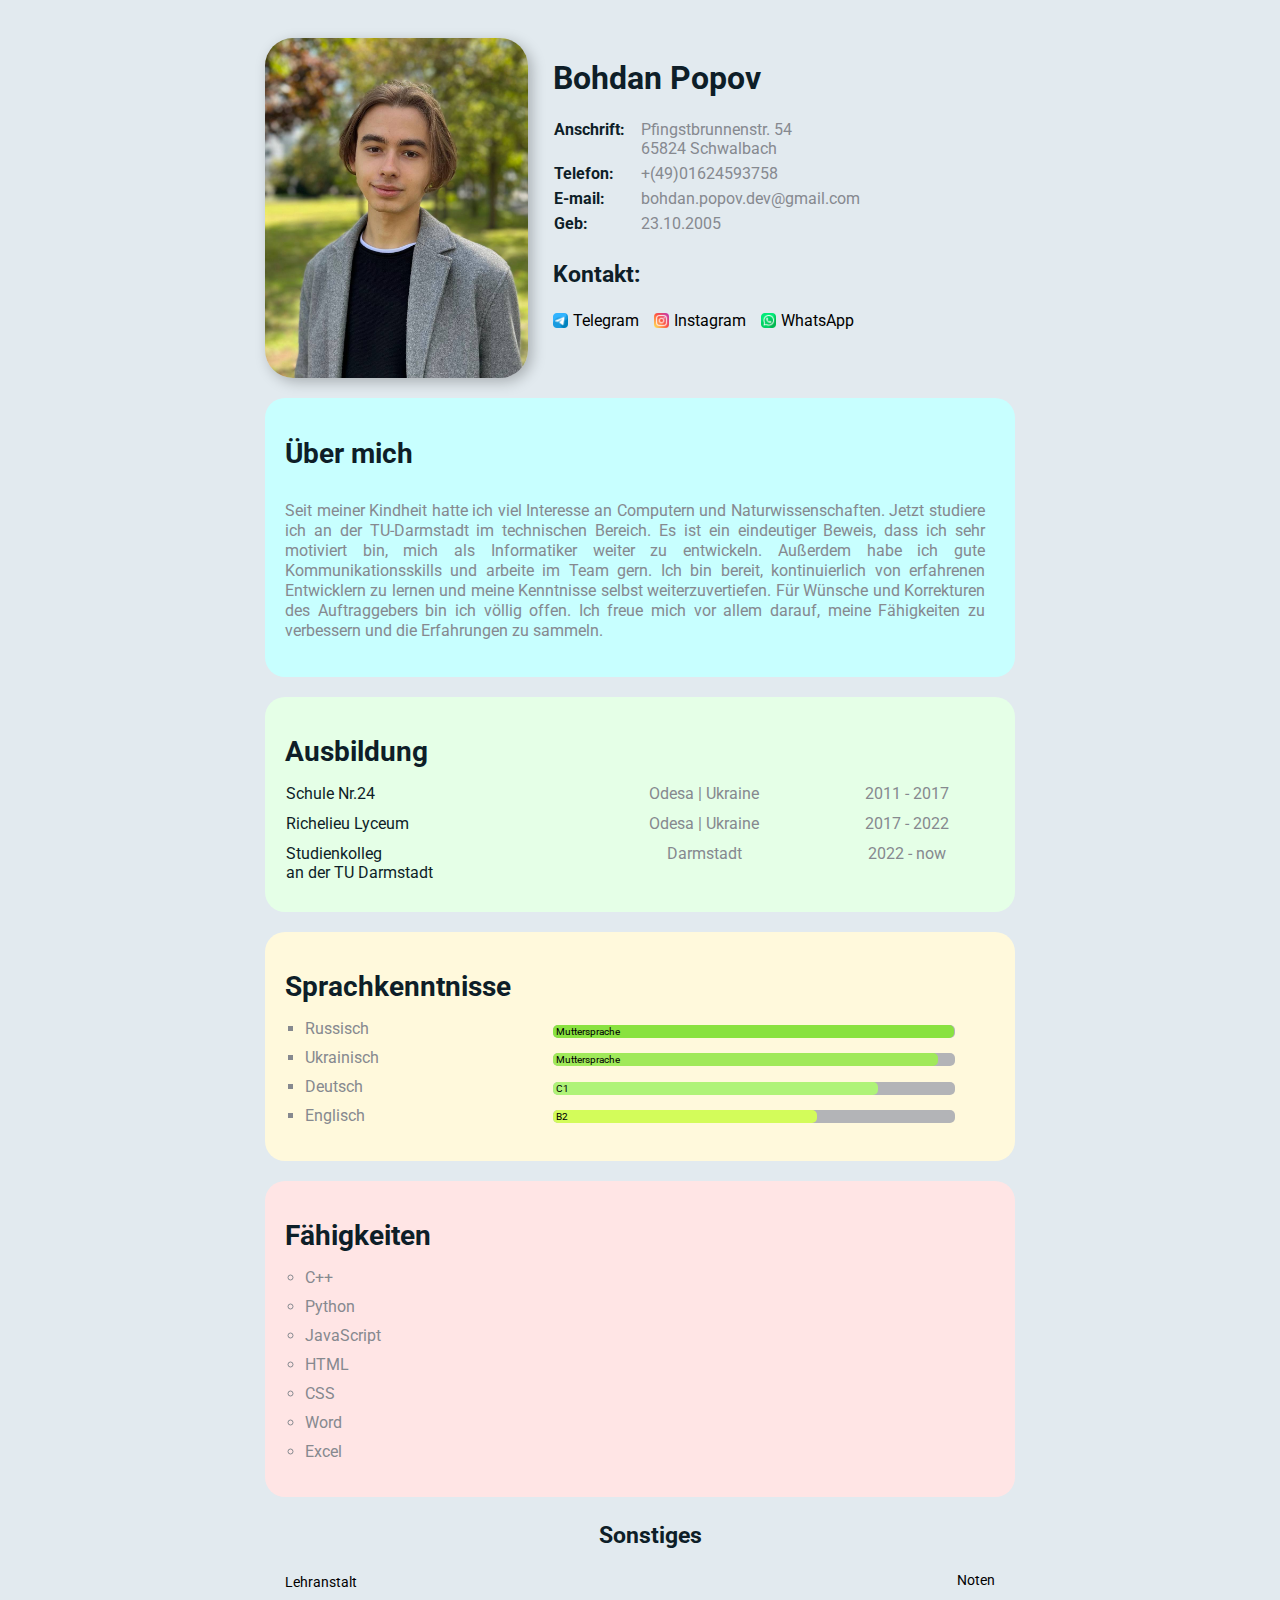
<file: index.html>
<!DOCTYPE html>
<html>
  <head>
    <meta charset="UTF-8" />
    <meta http-equiv="X-UA-Compatible" content="IE=edge,chrome=1" />
    <meta
      name="viewport"
      content="width=device-width, initial-scale=1, minimum-scale=1"
    />
    <title>Lebenslauf</title>
    <link rel="stylesheet" href="./css/reset.css" />
    <link rel="stylesheet" href="./css/styles.css" />
  </head>
  <body>
    <div class="container">
      <div class="info">
        <img src="./img/avatar.jpg" alt="Not found" class="avatar" />
        <div class="info-text">
          <h1>Bohdan Popov</h1>
          <table class="info-table">
            <tr>
              <td>Anschrift:</td>
              <td>
                Pfingstbrunnenstr. 54 <br />
                65824 Schwalbach
              </td>
            </tr>
            <tr>
              <td>Telefon:</td>
              <td>+(49)01624593758</td>
            </tr>
            <tr>
              <td>E-mail:</td>
              <td>bohdan.popov.dev@gmail.com</td>
            </tr>
            <tr>
              <td>Geb:</td>
              <td>23.10.2005</td>
            </tr>
          </table>
          <h3>Kontakt:</h3>
          <ul class="kontakt">
            <li class="kontakt-block">
              <a
                href="https://t.me/BohdanTut"
                target="_blank"
                class="kontakt-link"
                ><img
                  src="./img/telegram.png"
                  alt="#"
                  class="icons" />Telegram<img
              /></a>
            </li>
            <li class="kontakt-block">
              <span
                ><a
                  href="https://instagram.com/during_sunrise?igshid=ZDdkNTZiNTM="
                  target="_blank"
                  class="kontakt-link"
                  ><img
                    src="./img/instagram.png"
                    alt="#"
                    class="icons" />Instagram<img /></a
              ></span>
            </li>
            <li class="kontakt-block">
              <span
                ><a
                  href="https://wa.me/+491624593758"
                  target="_blank"
                  class="kontakt-link"
                  ><img
                    src="./img/whatsapp.png"
                    alt="#"
                    class="icons" />WhatsApp<img /></a
              ></span>
            </li>
          </ul>
        </div>
      </div>

      <div class="card bg-blue">
        <h2>Über mich</h2>
        <p>
          Seit meiner Kindheit hatte ich viel Interesse an Computern und
          Naturwissenschaften. Jetzt studiere ich an der TU-Darmstadt im
          technischen Bereich. Es ist ein eindeutiger Beweis, dass ich sehr
          motiviert bin, mich als Informatiker weiter zu entwickeln. Außerdem
          habe ich gute Kommunikationsskills und arbeite im Team gern. Ich bin
          bereit, kontinuierlich von erfahrenen Entwicklern zu lernen und meine
          Kenntnisse selbst weiterzuvertiefen. Für Wünsche und Korrekturen des
          Auftraggebers bin ich völlig offen. Ich freue mich vor allem darauf,
          meine Fähigkeiten zu verbessern und die Erfahrungen zu sammeln.
        </p>
      </div>

      <div class="card bg-green">
        <h2>Ausbildung</h2>
        <table class="table">
          <tr>
            <td>Schule Nr.24</td>
            <td>Odesa | Ukraine</td>
            <td>2011 - 2017</td>
          </tr>
          <tr>
            <td>Richelieu Lyceum</td>
            <td>Odesa | Ukraine</td>
            <td>2017 - 2022</td>
          </tr>
          <tr>
            <td>Studienkolleg <br />an der TU Darmstadt</td>
            <td>Darmstadt</td>
            <td>2022 - now</td>
          </tr>
        </table>
      </div>

      <div class="card bg-yellow">
        <div class="sprachen">
          <h2>Sprachkenntnisse</h2>
          <ul class="list">
            <li>Russisch</li>
            <li>Ukrainisch</li>
            <li>Deutsch</li>
            <li>Englisch</li>
          </ul>
        </div>

        <div class="chart">
          <div class="chart-bar">
            <div class="bar rus">Muttersprache</div>
          </div>
          <div class="chart-bar">
            <div class="bar ukr">Muttersprache</div>
          </div>
          <div class="chart-bar">
            <div class="bar de">C1</div>
          </div>
          <div class="chart-bar">
            <div class="bar eng">B2</div>
          </div>
        </div>
      </div>

      <div class="card bg-red">
        <h2>Fähigkeiten</h2>
        <ul class="list skills">
          <li>C++</li>
          <li>Python</li>
          <li>JavaScript</li>
          <li>HTML</li>
          <li>CSS</li>
          <li>Word</li>
          <li>Excel</li>
        </ul>
      </div>

      <div class="uni">
        <h3>Sonstiges</h3>
        <a href="https://www.tu-darmstadt.de/" target="_blank" class="link"
          >Lehranstalt</a
        >
        <a class="noten link" href="./Certificates/Noten.pdf" target="_blank"
          >Noten</a
        >
      </div>

      <!-- <div class="contact">
        <h2>Связаться со мной:</h2>

        <form action="/">
          <div class="row">
            <div class="form-group">
              <label for="name">Ваше имя:</label>
              <input type="text" id="name" placeholder="Написать..." />
            </div>

            <div class="form-group">
              <label for="number">Ваш номер:</label>
              <input type="text" id="number" placeholder="Написать..." />
            </div>
          </div>
          <div class="form-group">
            <label for="text">Введите Ваш запрос:</label>
            <textarea name="text" id="text" cols="15" rows="2"></textarea>
          </div>

          <input class="btn" ; type="submit" />
        </form>
      </div> -->
    </div>
  </body>
</html>
</file>
<file: css/styles.css>
@import url("https://fonts.googleapis.com/css2?family=Roboto&display=swap");

body {
  background-color: rgb(226, 234, 239);
  color: rgb(14, 30, 40);

  font: normal 16px "Roboto", sans-serif;
}

h1 {
  font-weight: bold;
  font-size: 32px;
  font-family: inherit;
}

h2 {
  font-weight: bold;
  font-size: 28px;
  font-family: inherit;
}

h3 {
  font-weight: bold;
  font-size: 23px;
  font-family: inherit;
}

p {
  text-align: justify;
  font-size: 16px;
  line-height: 1.25;
  font-family: inherit;
}

a {
  color: black;
  text-decoration: none;
}

a:hover {
  text-decoration: underline;
}

a:active {
  font-weight: bold;
}

a:visited {
  color: grey;
}

.avatar {
  transition: 1s;
  width: 35%;
  border-radius: 28px;
  box-shadow: 4px 4px 14px rgba(0, 0, 0, 0.25);
}

.avatar:hover {
  transform: scale(1.1);
}

.kontakt {
  padding-left: 0;
  display: flex;
}

.kontakt-block {
  display: flex;
  align-content: center;
}

.kontakt-link {
  margin-right: 15px;
}

.icons {
  width: 15px;
  height: 15px;
  padding-right: 5px;
  vertical-align: middle;

  padding-bottom: 0.1em;
}

.info {
  display: flex;
  margin-bottom: 20px;
}

.info-text {
  margin-left: 25px;
}

@media all and (max-width: 700px) {
  .info {
    display: block;
    text-align: center;
  }

  .info-text {
    margin-left: 0px;
  }

  .info-table {
    text-align: right;
    width: 50%;
    margin: 0 auto;
  }

  .info-table td:nth-child(2) {
    text-align: left;
  }

  .kontakt {
    justify-content: center;
  }

  .kontakt-block {
    margin-left: 15px;
  }
}

@media all and (max-width: 400px) {
  .kontakt-link {
    display: flex;
    flex-direction: column;
    align-items: center;
  }
}

.info-table td {
  padding-bottom: 5px;
}

.info-table td:nth-child(1) {
  font-weight: bold;
  padding-right: 15px;
}

.info-table td:nth-child(2) {
  color: #86898f;
}

.info-table tr:nth-child(1) td:nth-child(1) {
  vertical-align: top;
}

.container {
  padding-top: 30px;
  max-width: 750px;
  margin: auto;
}

.bg-blue {
  display: flex;
  flex-direction: column;
  background-color: rgb(200, 255, 255);
}

.bg-yellow {
  display: flex;
  background: #fff9dc;
}

.bg-green {
  background: #e5ffe7;
}

.bg-red {
  background: #ffe5e5;
}

.card {
  /* display: flex; */
  align-content: center;
  padding: 15px 20px 20px 20px;
  margin-bottom: 20px;
  border-radius: 20px;
}

.card h2 {
  margin-bottom: 15px;
}

.card p {
  padding-right: 10px;
  color: #86898f;
}

.table {
  width: 100%;
}

.table td {
  padding-bottom: 10px;
}

.table td:nth-child(2),
.table td:nth-child(3) {
  color: #86898f;
  text-align: center;
}

.table tr:nth-child(3) td:nth-child(2),
.table tr:nth-child(3) td:nth-child(3) {
  vertical-align: top;
}

.sprachen {
  width: 40%;
  margin-right: 0;
}

.list {
  padding: 0 20px;
  list-style-type: square;
}

.list li {
  color: #86898f;
  margin-bottom: 10px;
}

.chart {
  width: 60%;
  margin-top: 78px;
  margin-right: 40px;
}

.chart-bar {
  transition: 0.75s 0.1s;
  background-color: #b3b4b7;
  border-radius: 5px;
  margin-bottom: 15.5px;
}

.bar {
  text-align: left;
  padding: 1px 0 1px 3px;
  color: rgba(0, 0, 0);
  border-radius: 5px;
  font-size: 0.6em;
}

.chart-bar:hover {
  transform: scale(1.3);
}

.rus {
  width: 99%;
  background-color: rgb(137, 226, 64);
}

.ukr {
  width: 95%;
  background-color: rgb(160, 233, 90);
}

.de {
  width: 80%;
  background-color: rgb(175, 243, 120);
}

.eng {
  width: 65%;
  background-color: rgb(211, 252, 90);
}

.skills {
  list-style-type: circle;
}

.uni {
  position: relative;
  margin-top: 25px;
  margin-left: 20px;
  margin-bottom: 30px;
}

.uni h3 {
  text-align: center;
}

.link {
  font-size: 0.9em;
}

.noten {
  position: absolute;
  right: 20px;
}
/* .contact h2 {
  text-align: center;
}

.form-group label {
  display: block;
  font-size: 14px;
  color: #86898f;
  padding-top: 5px;
  padding-bottom: 10px;
}

.form-group input,
.form-group textarea {
  width: 100%;
  box-sizing: border-box;
  border: none;
  background: transparent;
  border-bottom: 2px solid #ccc;
  color: black;
  padding-top: 5px;
  outline: none;
  font-family: inherit;
}

.row {
  display: flex;
  margin-bottom: 20px;
}

.row > .form-group {
  width: 50%;
}

.row > .form-group:first-child {
  margin-right: 20px;
}

.btn {
  margin-top: 10px;
  margin-bottom: 7px;
  padding: 10px 15px;
  background-color: #2a2a2c;
  color: rgb(226, 234, 239);
  border: none;
  font-family: inherit;
  cursor: pointer;
}

.btn:hover {
  opacity: 0.8;
} */
</file>
